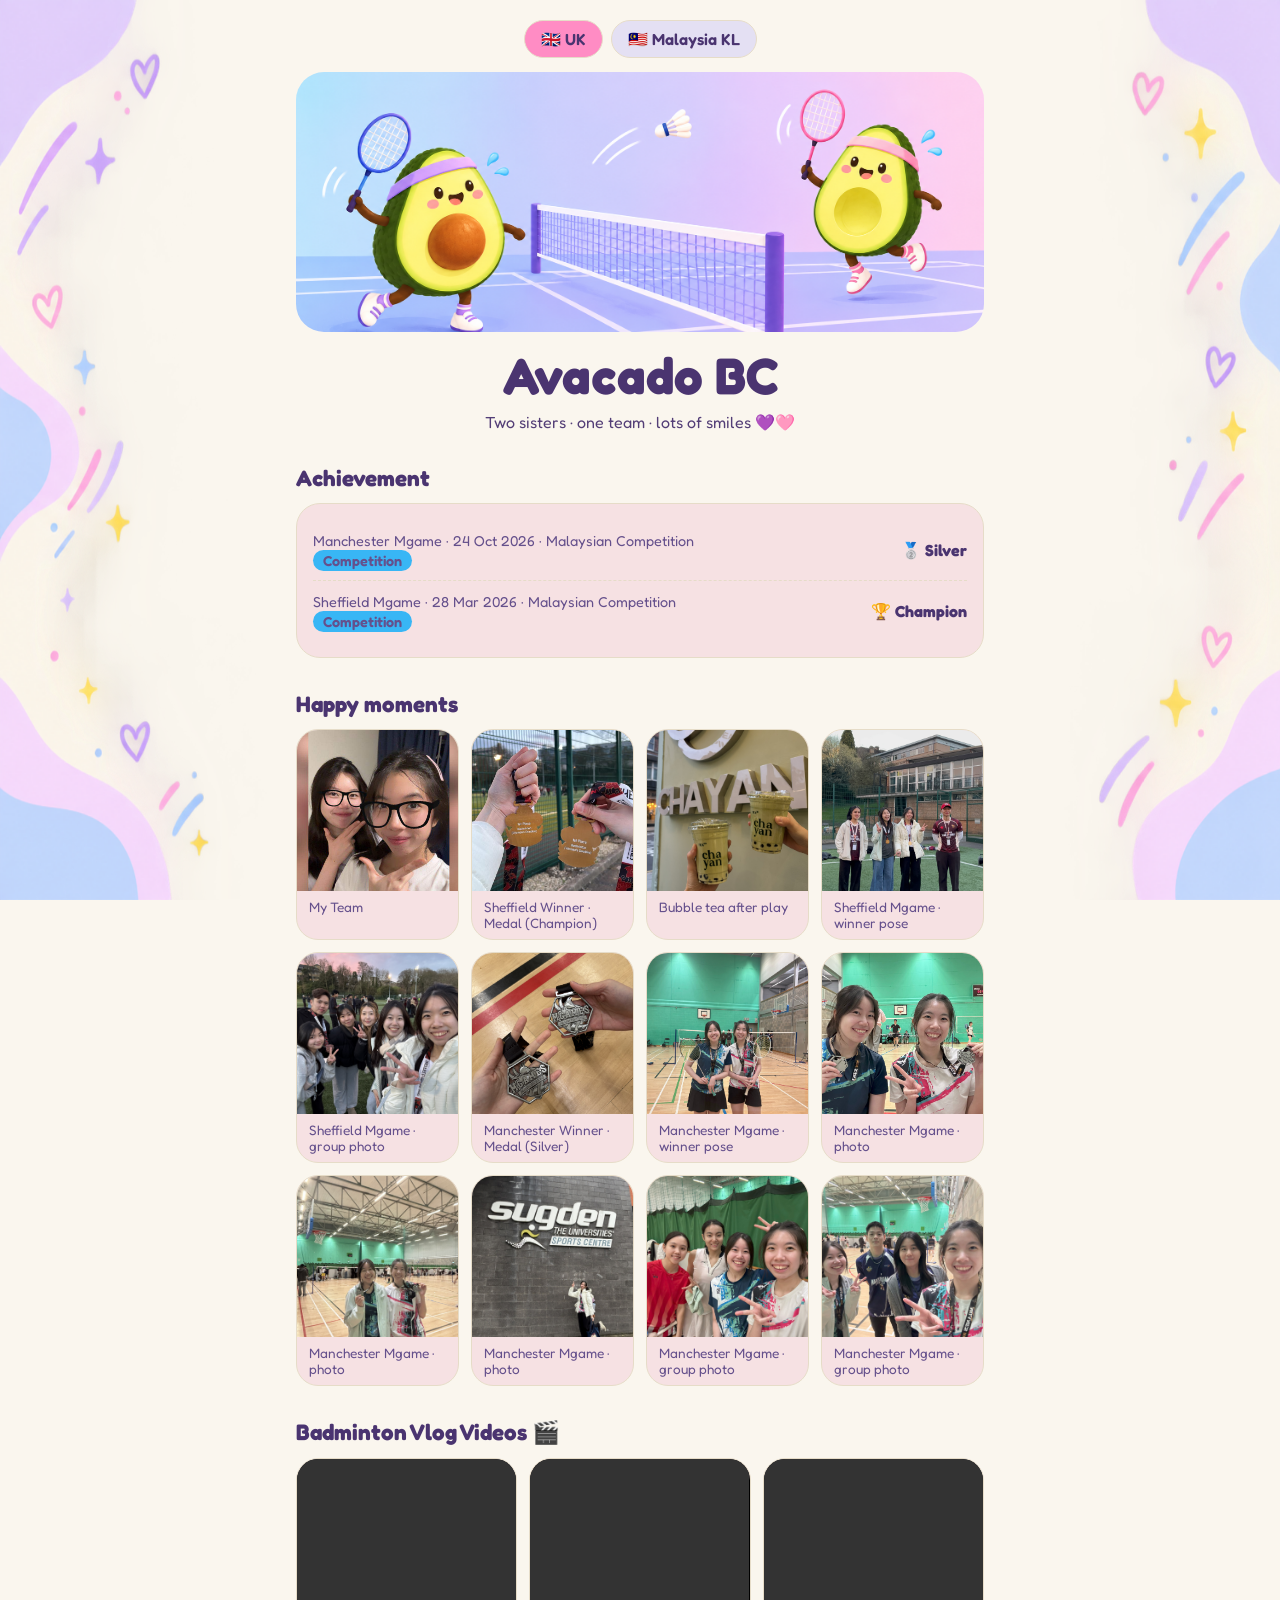
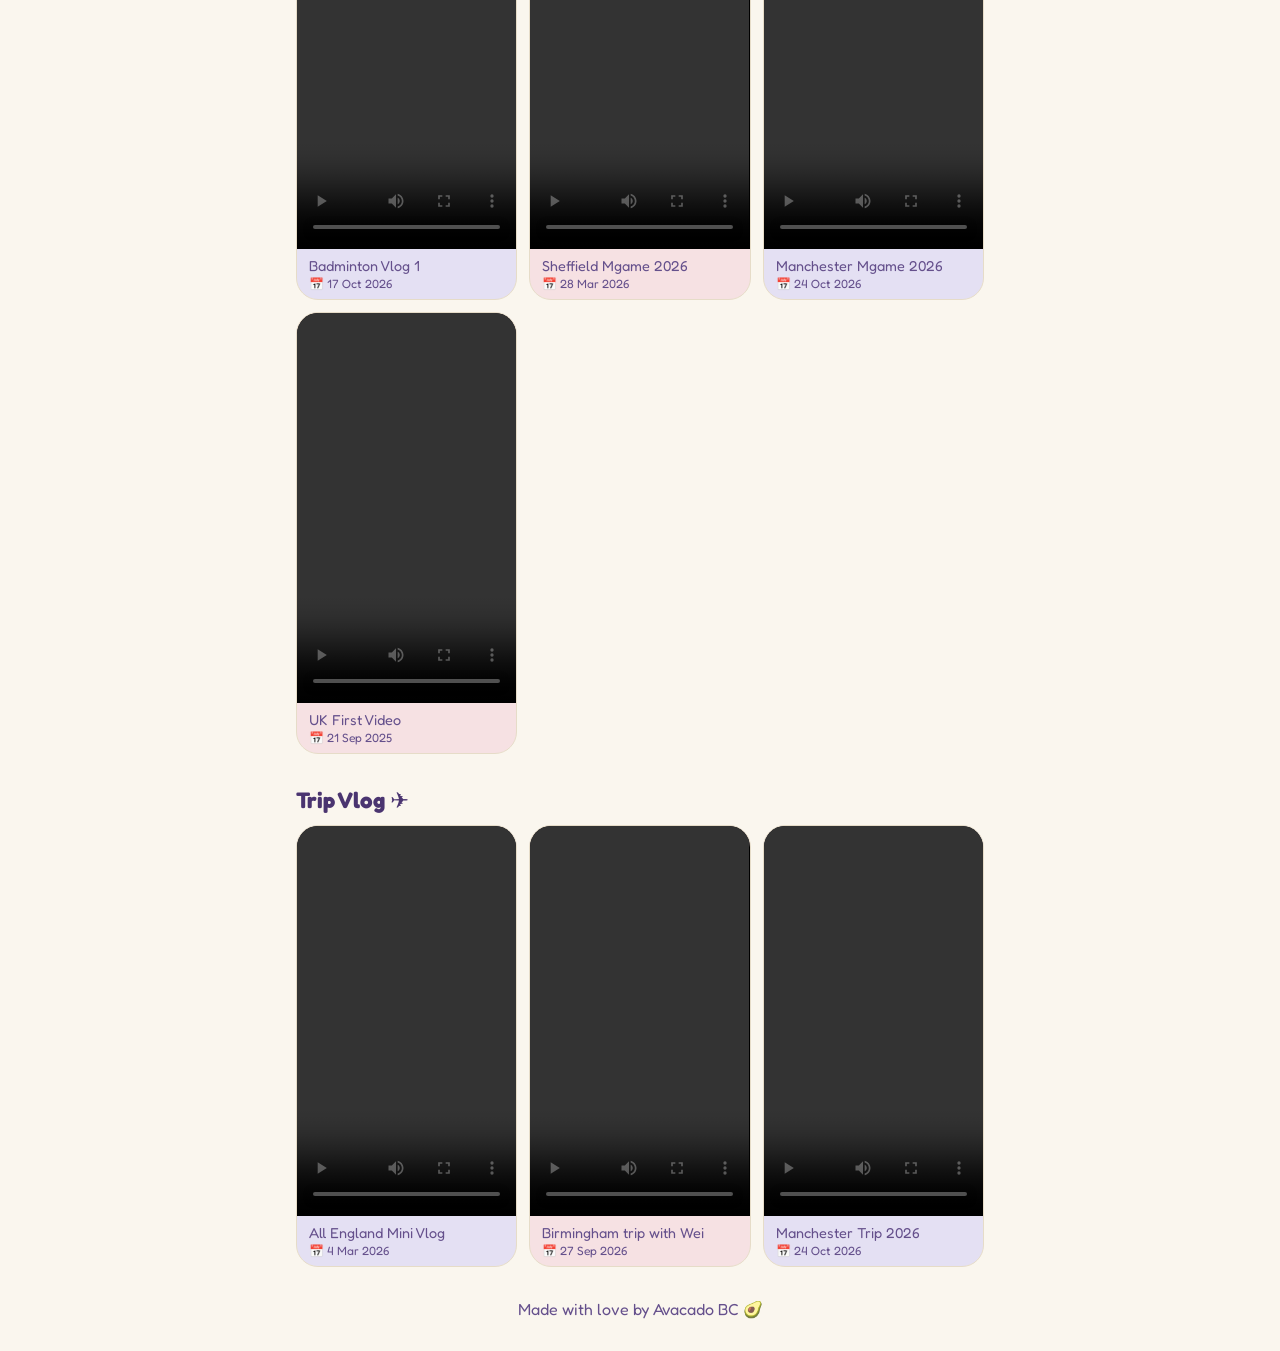
<file: index.html>
<!DOCTYPE html>
<html lang="en">
<head>
<meta charset="utf-8">
<meta name="viewport" content="width=device-width, initial-scale=1">
<title>Avacado BC 🏸</title>
<meta name="description" content="Two sisters · one team · lots of smiles">
<meta property="og:title" content="Avacado BC 🏸">
<meta property="og:description" content="Two sisters · one team · lots of smiles">
<link rel="icon" href="data:image/svg+xml,<svg xmlns=%22http://www.w3.org/2000/svg%22 viewBox=%220 0 100 100%22><text y=%22.9em%22 font-size=%2290%22>🏸</text></svg>">
<link href="https://fonts.googleapis.com/css2?family=Fredoka:wght@400;600;700&display=swap" rel="stylesheet">
<link rel="stylesheet" href="css/style.css">
<link rel="stylesheet" href="css/deco.css">
</head>
<body>
<div class="wrap">

<nav class="switch" aria-label="Choose country">
<a class="on" href="index.html" aria-current="page">🇬🇧 UK</a>
<a href="kl.html">🇲🇾 Malaysia KL</a>
</nav>

<!-- Banner (text comes from data/club.js) -->
<header class="hero">
<img class="hero-img" src="images/Kawaii%20Avocado%20Badminton%20Match.png" alt="Avacado BC avocados playing badminton">
<h1 id="club-name"></h1>
<p id="club-tagline"></p>
</header>

<!-- Team record (hidden for now: remove display:none to show it) -->
<h2 style="display:none">Our team record</h2>
<div class="card" style="display:none"><div class="vs">
<div><b id="stat-games">0</b><small>games</small></div>
<div><b id="stat-wins">0</b><small>wins</small></div>
<div><b id="stat-losses">0</b><small>losses</small></div>
</div></div>

<!-- Match log (from data/matches.js) -->
<h2>Achievement</h2>
<div class="card" id="match-log"><noscript>Please turn on JavaScript to see our games.</noscript></div>

<!-- Photos (from data/moments.js) -->
<h2>Happy moments</h2>
<div class="grid" id="moments"></div>

<!-- Badminton Vlogs -->
<h2>Badminton Vlog Videos 🎬</h2>
<div class="vgrid" id="vlogs"></div>

<!-- Trip Vlogs -->
<h2>Trip Vlog ✈️</h2>
<div class="vgrid" id="trip-vlogs"></div>

<footer id="club-footer"></footer>
</div>

<!-- Your data files: these are the ones you edit -->
<script src="data/club.js"></script>
<script src="data/matches.js"></script>
<script src="data/moments.js"></script>
<script src="data/vlogs.js"></script>

<!-- The code that builds the page: no need to touch -->
<script src="js/lightbox.js"></script>
<script src="js/script.js"></script>
</body>
</html>
</file>
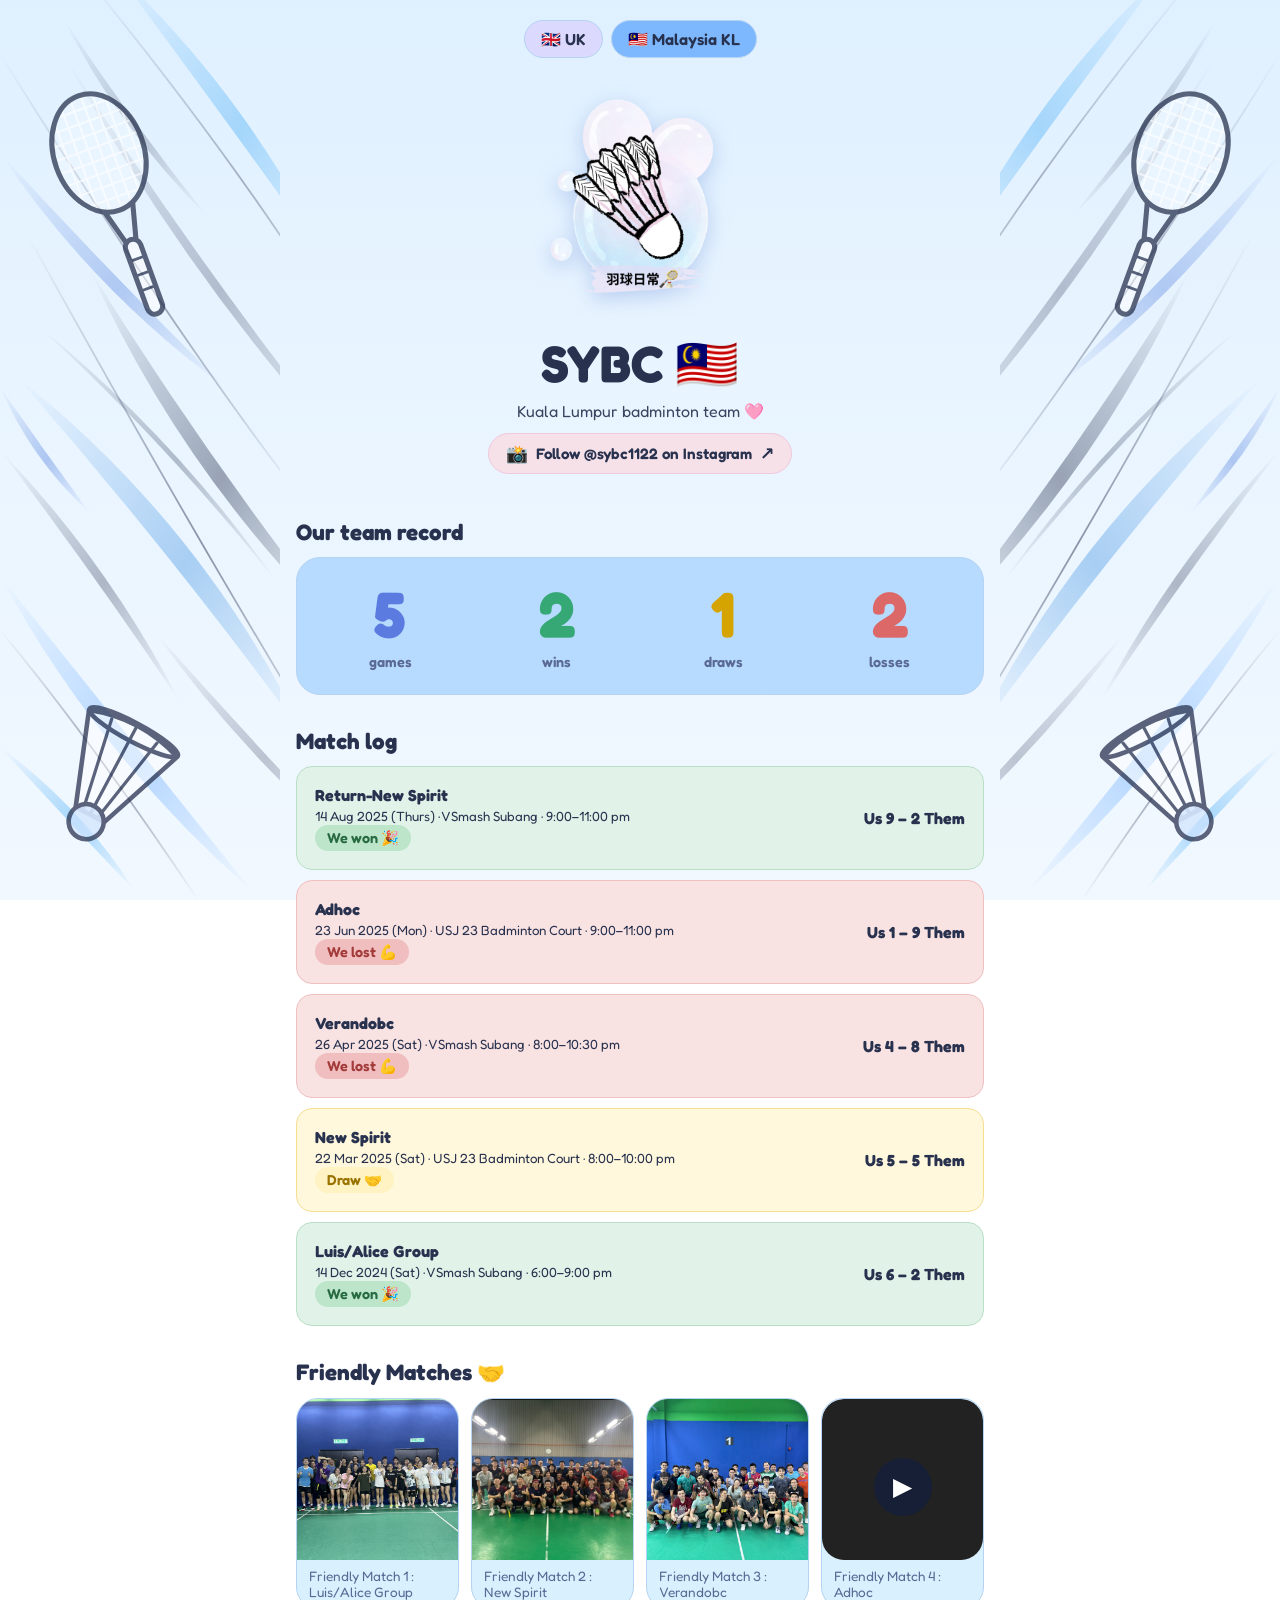
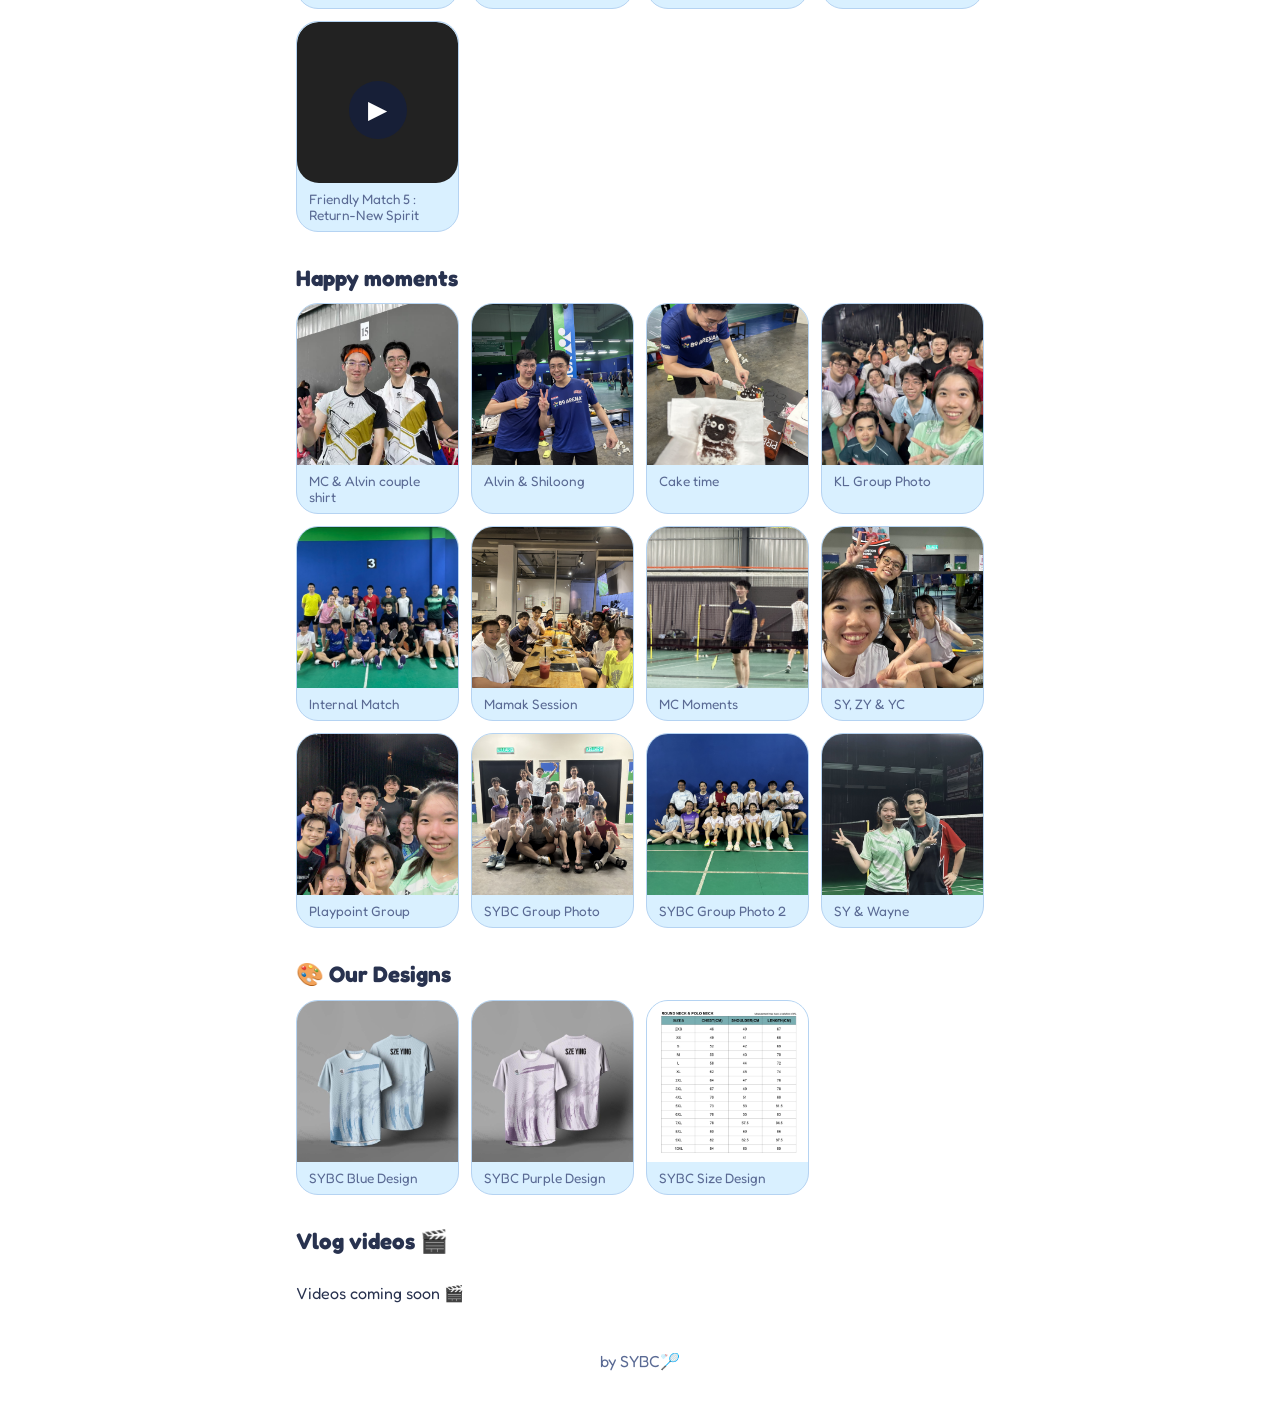
<file: kl.html>
<!DOCTYPE html>
<html lang="en">
<head>
<meta charset="utf-8">
<meta name="viewport" content="width=device-width, initial-scale=1">
<title>Avacado BC 🏸</title>
<meta property="og:title" content="Avacado BC 🏸">
<meta property="og:description" content="Two sisters · one team · lots of smiles">
<link rel="icon" href="data:image/svg+xml,<svg xmlns=%22http://www.w3.org/2000/svg%22 viewBox=%220 0 100 100%22><text y=%22.9em%22 font-size=%2290%22>🏸</text></svg>">
<link href="https://fonts.googleapis.com/css2?family=Fredoka:wght@400;600;700&display=swap" rel="stylesheet">
<link rel="stylesheet" href="css/kl.css">
<link rel="stylesheet" href="css/deco-kl.css">
</head>
<body>
<div class="wrap">
  <nav class="switch">
    <a href="index.html">🇬🇧 UK</a>
    <a class="on" href="kl.html">🇲🇾 Malaysia KL</a>
  </nav>
  
  <!-- Banner (text comes from data/club.js) -->
  <header class="hero">
    <img class="hero-img" src="images/sy_logo.png" alt="SYBC logo">
    <h1 id="club-name"></h1>
    
    <p id="club-tagline"></p>
    
    <a
      class="instagram-link"
      href="https://www.instagram.com/sybc1122/"
      target="_blank"
      rel="noopener noreferrer"
      aria-label="Visit SYBC MY on Instagram"
    >
      <span class="instagram-icon">📸</span>
      <span>Follow @sybc1122 on Instagram</span>
      <span class="instagram-arrow">↗</span>
    </a>

  </header>

  <!-- Team record (calculated from data/matches.js) -->
  <h2>Our team record</h2>
  
  <div class="stats">
    <div class="stat">
      <strong id="stat-games">0</strong>
      <span>games</span>
    </div>
  
    <div class="stat">
      <strong id="stat-wins">0</strong>
      <span>wins</span>
    </div>
  
    <div class="stat">
      <strong id="stat-draws">0</strong>
      <span>draws</span>
    </div>
  
    <div class="stat">
      <strong id="stat-losses">0</strong>
      <span>losses</span>
    </div>
  </div>

  <!-- Match log (from data/matches.js) -->
  <h2>Match log</h2>
  <div id="match-log"></div>
  
  <!-- Friendly Matches -->
  <h2>Friendly Matches 🤝</h2>
  <div class="grid friendly-all" id="friendly-all"></div>
  
  <!-- Photos (from data/moments.js) -->
  <h2>Happy moments</h2>
  <div class="grid" id="moments"></div>
  
  <!-- Designs (from data-kl/moments.js) -->
  <h2>🎨 Our Designs</h2>
  <div class="grid" id="design-gallery"></div>

  <!-- Videos (from data/vlogs.js) -->
  <h2>Vlog videos 🎬</h2>
  <div class="vgrid" id="vlogs"></div>

  <footer id="club-footer"></footer>
</div>

<!-- Your data files: these are the ones you edit -->
<script src="data-kl/club.js"></script>
<script src="data-kl/matches.js"></script>
<script src="data-kl/moments.js"></script>
<script src="data-kl/vlogs.js"></script>
<!-- The code that builds the page: no need to touch -->
<script src="js/lightbox.js"></script>
<script src="js/script.js"></script>
</body>
</html>
</file>
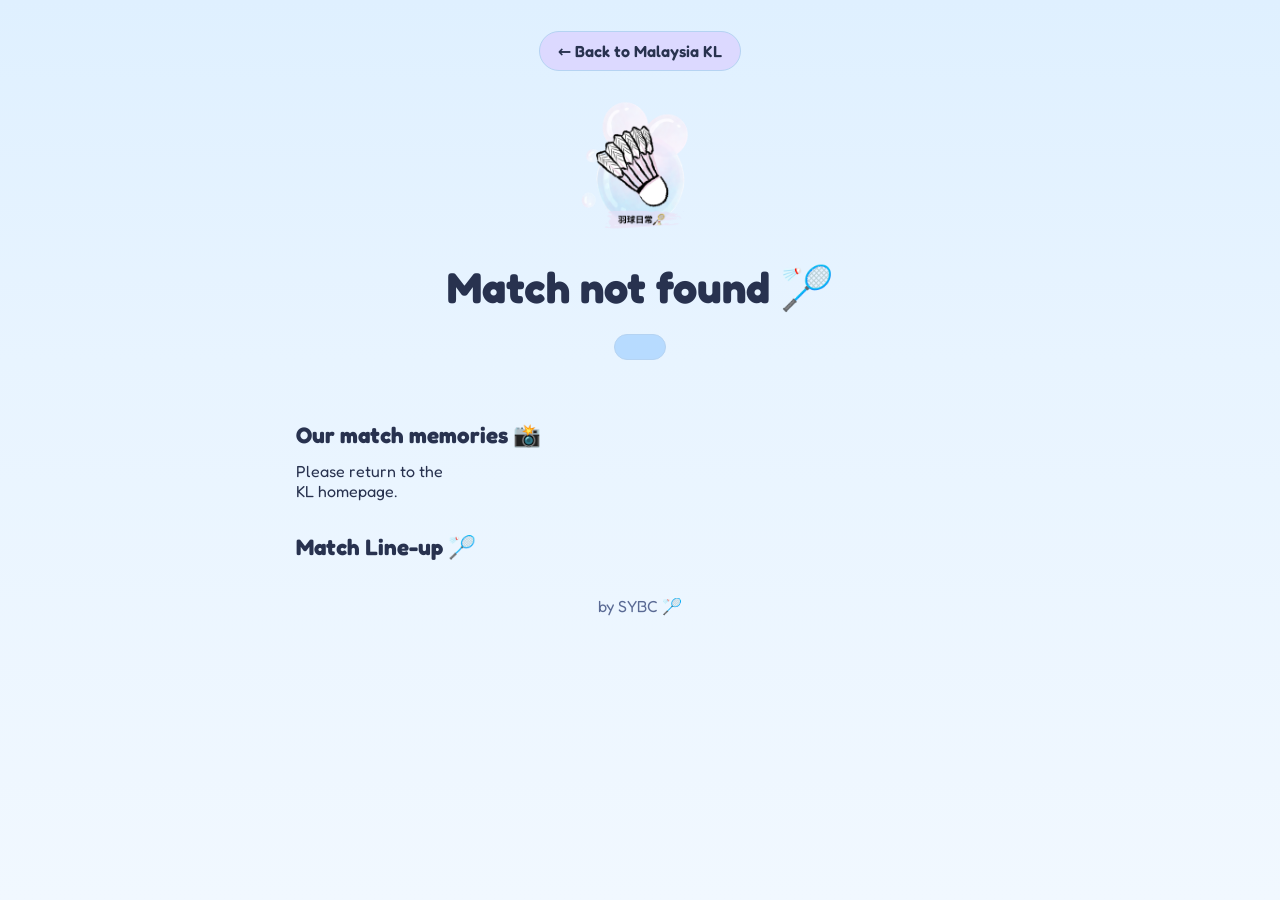
<file: match.html>
<!DOCTYPE html>
<html lang="en">
<head>
  <meta charset="UTF-8">
  <meta name="viewport" content="width=device-width, initial-scale=1">
  <title>Match Gallery | Avacado BC 🏸</title>

  <link href="https://fonts.googleapis.com/css2?family=Fredoka:wght@400;600;700&display=swap" rel="stylesheet">

  <link rel="stylesheet" href="css/kl.css">
  <link rel="stylesheet" href="css/match-gallery.css">
</head>

<body>

  <div class="wrap">

    <header class="match-hero">
      <a href="kl.html#match-log" class="back-link">
        ← Back to Malaysia KL
      </a>

      <img src="images/sy_logo.png" alt="SYBC logo">

      <h1 id="match-title">Match Gallery 🏸</h1>
      <p id="match-opponent"></p>

      <div class="match-score" id="match-score"></div>
    </header>

    <h2 id="photos-heading">Our match memories 📸</h2>
    <div id="match-photos" class="grid"></div>
    
    <h2>Match Line-up 🏸</h2>
    <div id="match-lineups" class="match-lineups"></div>

    <footer>by SYBC 🏸</footer>

  </div>
  <script src="data-kl/matches.js"></script>
  <script src="data/lineups.js"></script>
  <script src="js/lightbox.js"></script>
  <script src="js/match-gallery.js"></script>

</body>
</html>
</file>
<file: css/style.css>
/* Colours: change them here if you ever want a new look */
:root{
  --bg:#faf6ee;      /* cream page */
  --card:#dcecf5;    /* light blue box */
  --pink:#f6e1e3;    /* light pink box */
  --lav:#e4e0f3;     /* lavender */
  --peach:#f6e6d2;   /* peach */
  --ink:#4a3470;     /* main text */
  --soft:#65508c;    /* softer text (dark enough to read on every box) */
  --p1:#a78bfa;      /* purple number */
  --p2:#ff8cc4;      /* pink */
  --p3:#38b6f5;      /* sky blue */
  --line:#e6dcc8;    /* beige borders */
}
*{box-sizing:border-box}
body{margin:0;min-height:100vh;background:var(--bg);color:var(--ink);font-family:'Fredoka',system-ui,-apple-system,'Segoe UI',sans-serif}
.wrap{max-width:720px;margin:0 auto;padding:16px}
:focus-visible{outline:3px solid var(--p1);outline-offset:3px}

.hero{text-align:center;color:var(--ink)}
.hero h1{margin:6px 0;font-size:clamp(2rem,9vw,3.2rem)}
.hero p{margin:0;opacity:.95}
.sh{font-size:3rem}
.hero-img{display:block;width:100%;height:clamp(160px,32vw,260px);object-fit:cover;object-position:center 65%;border-radius:28px;margin-bottom:12px}
h2{margin:32px 0 12px;font-size:1.4rem}
.card{background:var(--card);border:1px solid var(--line);border-radius:24px;padding:16px}
#match-log{background:var(--pink)}
.empty{grid-column:1/-1;margin:0;color:var(--soft);text-align:center;padding:12px}

.vs{display:grid;grid-template-columns:repeat(3,1fr);align-items:center;text-align:center;gap:8px}
.vs b{display:block;font-size:2.6rem;color:var(--p3)}
.vs div:first-child b{color:var(--p1)}
.vs div:last-child b{color:var(--p2)}
.vs small{color:var(--soft)}

.m{display:flex;justify-content:space-between;align-items:center;gap:8px;padding:10px 0;border-bottom:1px dashed var(--line)}
.m:last-child{border:0}
.m span{color:var(--soft);font-size:.9rem}
.sc{font-weight:700;text-align:right}
.tag{font-size:.75rem;color:#3b2a5c;font-weight:600;border-radius:99px;padding:2px 10px;background:var(--p3)}
.tag.s{background:var(--p2)}
.tag.win{background:#b9e8c7}
.tag.lose{background:#f9c9d6}
.tag.draw{background:#ffe8a8}

.grid{display:grid;grid-template-columns:repeat(auto-fill,minmax(150px,1fr));gap:12px}
.ph{background:var(--pink);border:2px dashed var(--line);border-radius:22px;aspect-ratio:1;display:flex;flex-direction:column;align-items:center;justify-content:center;text-align:center;padding:8px;font-size:.85rem;color:var(--soft)}
.ph i{font-style:normal;font-size:2rem}
.ph:nth-child(4n+2){background:var(--card)}
.ph:nth-child(4n+3){background:var(--lav)}
.ph:nth-child(4n+4){background:var(--peach)}
.pic{margin:0;background:var(--pink);border:1px solid var(--line);border-radius:22px;overflow:hidden}
.pic img{display:block;width:100%;aspect-ratio:1;object-fit:cover}
.pic figcaption{padding:8px 12px;font-size:.85rem;color:var(--soft)}
/* Photos are buttons, so they work with the keyboard too */
.pic-btn{display:block;width:100%;padding:0;border:0;background:none;cursor:zoom-in;font:inherit;color:inherit}

.vgrid{display:grid;grid-template-columns:repeat(2,1fr);gap:12px}
@media (min-width:600px){.vgrid{grid-template-columns:repeat(3,1fr)}}
.vd{background:var(--lav);border:2px dashed var(--line);border-radius:22px;aspect-ratio:9/16;display:flex;flex-direction:column;align-items:center;justify-content:center;text-align:center;color:var(--soft);font-size:.9rem;gap:6px;padding:8px}
.vd:nth-child(2n){background:var(--pink)}
.vd i{font-style:normal;width:52px;height:52px;border-radius:50%;background:var(--p2);color:var(--ink);display:flex;align-items:center;justify-content:center;font-size:1.4rem}
.vc{margin:0;background:var(--lav);border:1px solid var(--line);border-radius:22px;overflow:hidden}
.vc:nth-child(2n){background:var(--pink)}
.vc video{display:block;width:100%;aspect-ratio:9/16;object-fit:contain;border:0;background:#000}
.vc iframe{display:block;width:100%;aspect-ratio:16/9;border:0;background:#000}
.vc figcaption{padding:8px 12px;font-size:.9rem;color:var(--soft)}

footer{text-align:center;color:var(--soft);margin:32px 0 16px}

.switch{display:flex;gap:8px;justify-content:center;margin:4px 0 14px}
.switch a{padding:8px 16px;border-radius:99px;background:var(--lav);color:var(--ink);text-decoration:none;font-weight:600;border:1px solid var(--line)}
.switch a.on{background:var(--p2)}

/* Shared photo viewer (js/lightbox.js) */
.lb{position:fixed;inset:0;z-index:99999;background:rgba(20,15,35,.94);display:flex;justify-content:center;align-items:center;padding:30px}
.lb[hidden]{display:none}
.lb-fig{margin:0;text-align:center;color:#fff;max-width:100%}
.lb-fig img{display:block;max-width:95vw;max-height:80vh;width:auto;height:auto;object-fit:contain;border-radius:12px;box-shadow:0 10px 40px rgba(0,0,0,.3);margin:0 auto}
.lb-fig figcaption{display:flex;flex-direction:column;gap:2px;margin-top:10px}
.lb-fig figcaption span{opacity:.85;font-size:.9rem}
.lb button{background:transparent;border:0;color:#fff;cursor:pointer;font:inherit}
.lb-close{position:absolute;top:14px;right:24px;font-size:42px;line-height:1}
.lb-nav{position:absolute;top:50%;transform:translateY(-50%);font-size:34px;padding:12px}
.lb-prev{left:12px}
.lb-next{right:12px}
.lb button:focus-visible{outline-color:#fff}
@media (max-width:600px){.lb{padding:12px}.lb-fig img{max-width:96vw;max-height:75vh}.lb-close{right:14px}}
</file>
<file: css/deco.css>
/* Decorative background: desktop only */
body::before {
  content: "";
  position: fixed;
  inset: 0;
  z-index: -1;
  background: url("../images/frame.png") right center / 100% 100% no-repeat;
  pointer-events: none;
}

/* Hide decoration on phones and small screens */
@media (max-width: 700px) {
  body::before {
    display: none;
    background: none;
  }
}
</file>
<file: css/kl.css>
@import url('https://fonts.googleapis.com/css2?family=Fredoka:wght@400;600;700&display=swap');

/* ===== BLUE THEME FOR KL PAGE ===== */
:root {
  --bg: #e8f4ff;
  --box1: #b7dbff;
  --box2: #d9f0ff;
  --box3: #dcd9ff;
  --box4: #fff2e7;
  --ink: #28324f;
  --soft: #5a6a94;
  --blue: #5b7be0;
  --sky: #3fa9f5;
  --violet: #8f7cf5;
  --line: #b5d3f2;
}

* {
  box-sizing: border-box;
}

body {
  margin: 0;
  min-height: 100vh;
  background: linear-gradient(180deg, #dff0ff, var(--bg) 40%, #f1f8ff);
  background-attachment: fixed;
  color: var(--ink);
  font-family: 'Fredoka', system-ui, -apple-system, 'Segoe UI', sans-serif;
}

.wrap {
  max-width: 720px;
  margin: 0 auto;
  padding: 16px;
}

/* ===== TOP SWITCH BUTTONS ===== */
.switch {
  display: flex;
  gap: 8px;
  justify-content: center;
  margin: 4px 0 14px;
}

.switch a {
  padding: 8px 16px;
  border-radius: 99px;
  background: var(--box3);
  color: var(--ink);
  text-decoration: none;
  font-weight: 600;
  border: 1px solid var(--line);
}

.switch a.on {
  background: #7db8ff;
}

/* ===== BANNER ===== */
.hero {
  display: flex;
  flex-direction: column;
  align-items: center;
  text-align: center;
  color: var(--ink);
  padding: 10px 20px 8px;
}

.hero-img {
  display: block;
  margin: 0 auto 14px;
  height: clamp(150px, 34vw, 230px);
  width: auto;
  max-width: 100%;
  object-fit: contain;
  filter: drop-shadow(0 6px 10px rgba(70, 110, 200, .28));
}

.hero h1 {
  margin: 6px 0;
  font-size: clamp(2rem, 9vw, 3.2rem);
}

.hero p {
  margin: 0;
  opacity: .9;
}

.sh {
  display: none;
}

h2 {
  margin: 32px 0 12px;
  font-size: 1.4rem;
}

/* ===== GENERAL BOXES ===== */
.card {
  background: var(--box1);
  border: 1px solid var(--line);
  border-radius: 24px;
  padding: 16px;
}

/* ===== TEAM RECORD: FOUR STATISTICS ===== */
.stats {
  display: grid;
  grid-template-columns: repeat(4, 1fr);
  gap: 12px;
  align-items: center;
  text-align: center;
  background: var(--box1);
  border: 1px solid var(--line);
  border-radius: 24px;
  padding: 24px 16px;
}

.stats .stat {
  display: flex;
  flex-direction: column;
  align-items: center;
  justify-content: center;
  gap: 2px;
}

.stats .stat strong {
  display: block;
  font-size: clamp(2.8rem, 7vw, 4rem);
  line-height: 1;
  font-weight: 700;
  color: var(--blue);
}

.stats .stat span {
  display: block;
  margin-top: 5px;
  font-size: 0.9rem;
  font-weight: 600;
  color: var(--soft);
}

#stat-games {
  color: var(--blue);
}

#stat-wins {
  color: #36a875;
}

#stat-draws {
  color: #d6a400;
}

#stat-losses {
  color: #dc6868;
}

/* Mobile layout */
@media (max-width: 600px) {
  .stats {
    grid-template-columns: repeat(2, 1fr);
    gap: 22px 12px;
    padding: 22px 12px;
  }

  .stats .stat strong {
    font-size: 3rem;
  }

  .stats .stat span {
    font-size: 0.85rem;
  }
}

/* ===== MATCH LOG ===== */

/* Remove the outer purple box */
#match-log {
  background: transparent !important;
  border: none !important;
  box-shadow: none !important;
  padding: 0 !important;
}

/* Individual match rows */
#match-log .m {
  display: flex;
  justify-content: space-between;
  align-items: center;
  gap: 12px;
  margin-bottom: 10px;
  border-radius: 16px;
  padding: 18px;
  border: 1px solid transparent;
}

#match-log .m:last-child {
  margin-bottom: 0;
}

/* Match text */
.m span {
  color: var(--soft);
  font-size: .9rem;
}

.sc {
  font-weight: 700;
  text-align: right;
  white-space: nowrap;
}

/* Win row */
#match-log .m.win {
  background: #e1f3e8;
  border-color: #b9dfc6;
}

/* Draw row - light yellow */
#match-log .m.draw {
  background: #fff8dc;
  border-color: #f5df91;
}

/* Lose row */
#match-log .m.lose {
  background: #f9e2e2;
  border-color: #efc1c1;
}

/* Result badges */
.tag {
  display: inline-block;
  font-size: .75rem;
  color: #14305a;
  font-weight: 600;
  border-radius: 99px;
  padding: 4px 12px;
  background: var(--sky);
}

.tag.win {
  background: #bce5ca;
  color: #286b42;
}

.tag.draw {
  background: #fff3c4;
  color: #9a7200;
}

.tag.lose {
  background: #f0bebe;
  color: #a33b3b;
}

/* ===== PHOTOS ===== */
.grid {
  display: grid;
  grid-template-columns: repeat(auto-fill, minmax(150px, 1fr));
  gap: 12px;
}

.ph {
  background: var(--box2);
  border: 2px dashed var(--line);
  border-radius: 22px;
  aspect-ratio: 1;
  display: flex;
  flex-direction: column;
  align-items: center;
  justify-content: center;
  text-align: center;
  padding: 8px;
  font-size: .85rem;
  color: var(--soft);
}

.ph i {
  font-style: normal;
  font-size: 2rem;
}

.ph:nth-child(4n+2) {
  background: var(--box1);
}

.ph:nth-child(4n+3) {
  background: var(--box3);
}

.ph:nth-child(4n+4) {
  background: var(--box4);
}

.pic {
  margin: 0;
  background: var(--box2);
  border: 1px solid var(--line);
  border-radius: 22px;
  overflow: hidden;
}

.pic img {
  display: block;
  width: 100%;
  aspect-ratio: 1;
  object-fit: cover;
}

.pic figcaption {
  padding: 8px 12px;
  font-size: .85rem;
  color: var(--soft);
}

/* ===== VIDEOS ===== */
.vgrid {
  display: grid;
  grid-template-columns: repeat(2, 1fr);
  gap: 12px;
}

@media (min-width: 600px) {
  .vgrid {
    grid-template-columns: repeat(3, 1fr);
  }
}

.vd {
  background: var(--box3);
  border: 2px dashed var(--line);
  border-radius: 22px;
  aspect-ratio: 9 / 16;
  display: flex;
  flex-direction: column;
  align-items: center;
  justify-content: center;
  text-align: center;
  color: var(--soft);
  font-size: .9rem;
  gap: 6px;
  padding: 8px;
}

.vd:nth-child(2n) {
  background: var(--box1);
}

.vd i {
  font-style: normal;
  width: 52px;
  height: 52px;
  border-radius: 50%;
  background: #7db8ff;
  color: var(--ink);
  display: flex;
  align-items: center;
  justify-content: center;
  font-size: 1.4rem;
}

.vc {
  margin: 0;
  background: var(--box3);
  border: 1px solid var(--line);
  border-radius: 22px;
  overflow: hidden;
}

.vc:nth-child(2n) {
  background: var(--box1);
}

.vc video {
  display: block;
  width: 100%;
  aspect-ratio: 9 / 16;
  object-fit: contain;
  border: 0;
  background: #000;
}

.vc iframe {
  display: block;
  width: 100%;
  aspect-ratio: 16 / 9;
  border: 0;
  background: #000;
}

.vc figcaption {
  padding: 8px 12px;
  font-size: .9rem;
  color: var(--soft);
}

/* ===== INSTAGRAM PROFILE LINK ===== */
.instagram-link {
  display: inline-flex;
  align-items: center;
  justify-content: center;
  gap: 8px;
  margin: 12px auto 4px;
  padding: 9px 17px;
  border-radius: 999px;
  background: #f6e1e9;
  border: 1px solid #efc9dc;
  color: #28324f;
  font-size: .95rem;
  font-weight: 600;
  text-decoration: none;
  transition: transform .2s ease, box-shadow .2s ease;
}

.instagram-link:hover {
  transform: translateY(-2px);
  box-shadow: 0 4px 12px rgba(40, 50, 79, .12);
}

.instagram-icon,
.instagram-arrow {
  font-size: 1.1rem;
}

/* ===== FOOTER ===== */
footer {
  text-align: center;
  color: var(--soft);
  margin: 32px 0 16px;
}

/* ===== CLICK TO ENLARGE PHOTOS ===== */
.clickable-photo {
  cursor: zoom-in;
  transition: transform .25s ease;
}

.clickable-photo:hover {
  transform: scale(1.03);
}

.photo-lightbox {
  display: none;
  position: fixed;
  inset: 0;
  z-index: 99999;
  background: rgba(15, 10, 25, .94);
  justify-content: center;
  align-items: center;
  padding: 30px;
}

.photo-lightbox.active {
  display: flex;
}

.photo-lightbox img {
  max-width: 95vw;
  max-height: 90vh;
  width: auto;
  height: auto;
  object-fit: contain;
  border-radius: 12px;
  cursor: zoom-out;
  box-shadow: 0 10px 40px rgba(0, 0, 0, .4);
}

.photo-close {
  position: absolute;
  top: 15px;
  right: 30px;
  background: transparent;
  border: none;
  color: white;
  font-size: 45px;
  cursor: pointer;
  z-index: 100000;
}

/* ===== FRIENDLY MATCH PHOTOS AND VIDEOS ===== */
#friendly-moments,
#friendly-vlogs {
  display: grid;
  grid-template-columns: repeat(3, minmax(0, 1fr));
  gap: 16px;
}

.friendly-video-card {
  position: relative;
  overflow: hidden;
  width: 100%;
  min-width: 0;
  margin: 0;
}

.friendly-video-card video {
  display: block;
  width: 100%;
  aspect-ratio: 1 / 1;
  object-fit: cover;
  border-radius: inherit;
  background: #222;
}

.friendly-play {
  position: absolute;
  top: 42%;
  left: 50%;
  transform: translate(-50%, -50%);
  width: 58px;
  height: 58px;
  border: 0;
  border-radius: 50%;
  background: rgba(20, 30, 60, .8);
  color: white;
  font-size: 25px;
  cursor: pointer;
}

/* ===== LARGE FRIENDLY VIDEO POPUP ===== */
.friendly-video-modal {
  display: none;
  position: fixed;
  inset: 0;
  z-index: 999999;
  background: rgba(0, 0, 0, .92);
  align-items: center;
  justify-content: center;
  padding: 25px;
}

.friendly-video-modal.active {
  display: flex;
}

.friendly-video-modal video {
  max-width: 90vw;
  max-height: 85vh;
  width: auto;
  height: auto;
  object-fit: contain;
}

.friendly-video-close {
  position: absolute;
  top: 15px;
  right: 25px;
  background: none;
  border: none;
  color: white;
  font-size: 45px;
  cursor: pointer;
}

/* ===== RESPONSIVE DESIGN ===== */
@media (max-width: 600px) {
  .stats {
    grid-template-columns: repeat(2, 1fr);
  }

  #match-log .m {
    padding: 12px;
    gap: 8px;
  }

  .sc {
    font-size: .9rem;
  }

  #friendly-moments,
  #friendly-vlogs {
    grid-template-columns: repeat(2, minmax(0, 1fr));
    gap: 10px;
  }

  .photo-lightbox {
    padding: 12px;
  }

  .photo-lightbox img {
    max-width: 96vw;
    max-height: 85vh;
  }

  .photo-close {
    top: 8px;
    right: 18px;
  }
}

#match-log .match-link {
  display: flex;
  color: inherit;
  text-decoration: none;
}

#match-log .match-link:hover {
  transform: translateY(-3px);
  cursor: pointer;
}

/* Clickable Match Log */
#match-log .match-link {
  display: flex;
  width: 100%;
  box-sizing: border-box;
  color: inherit;
  text-decoration: none;
  cursor: pointer;
  transition: transform 0.2s ease, box-shadow 0.2s ease;
}

#match-log .match-link:hover {
  transform: translateY(-3px);
  box-shadow: 0 5px 15px rgba(40, 50, 79, 0.12);
}

/* ===== COMPACT MATCH LINE-UP ===== */
.match-lineups {
  margin-top: 30px;
  margin-bottom: 35px;
}

.lineup-category {
  margin-bottom: 22px;
}

.lineup-category h3 {
  font-size: 1.05rem;
  color: var(--blue);
  margin-bottom: 10px;
}

.lineup-list {
  display: flex;
  flex-direction: column;
  gap: 8px;
}

.lineup-row {
  display: flex;
  align-items: center;
  justify-content: space-between;
  gap: 10px;
  padding: 11px 13px;
  background: var(--box1);
  border: 1px solid var(--line);
  border-radius: 12px;
  font-size: 0.88rem;
}

.lineup-result {
  flex-shrink: 0;
  font-size: 0.7rem;
  font-weight: 700;
  padding: 4px 10px;
  border-radius: 20px;
}

.lineup-result.win {
  color: #21865b;
  background: #dff5e9;
}

.lineup-result.lose {
  color: #c94d58;
  background: #fde5e7;
}
</file>
<file: css/deco-kl.css>
/* ===== Side panels: soft sweeping lines, racket and shuttlecock (computer screens only) ===== */
@media (min-width:1000px){
  body::before,body::after{content:"";position:fixed;top:0;bottom:0;width:calc((100vw - 720px) / 2);max-width:520px;pointer-events:none;background-repeat:no-repeat;background-size:cover;z-index:0}
  body::before{left:0;background-position:left center;background-image:url("data:image/svg+xml,%3Csvg xmlns='http://www.w3.org/2000/svg' viewBox='0 0 400 1000' preserveAspectRatio='xMidYMid slice'%3E%3Cg transform='translate(400 0) scale(-1 1)'%3E%3Cdefs%3E%3CclipPath id='h'%3E%3Cellipse cx='0' cy='0' rx='40' ry='54'/%3E%3C/clipPath%3E%3ClinearGradient id='g_navy' x1='0' y1='1' x2='1' y2='0'%3E%3Cstop offset='0' stop-color='%2328324f' stop-opacity='0'/%3E%3Cstop offset='.45' stop-color='%2328324f' stop-opacity='1'/%3E%3Cstop offset='1' stop-color='%2328324f' stop-opacity='0'/%3E%3C/linearGradient%3E%3ClinearGradient id='g_mid' x1='0' y1='1' x2='1' y2='0'%3E%3Cstop offset='0' stop-color='%233b8fe0' stop-opacity='0'/%3E%3Cstop offset='.45' stop-color='%233b8fe0' stop-opacity='1'/%3E%3Cstop offset='1' stop-color='%233b8fe0' stop-opacity='0'/%3E%3C/linearGradient%3E%3ClinearGradient id='g_sky' x1='0' y1='1' x2='1' y2='0'%3E%3Cstop offset='0' stop-color='%233fa9f5' stop-opacity='0'/%3E%3Cstop offset='.45' stop-color='%233fa9f5' stop-opacity='1'/%3E%3Cstop offset='1' stop-color='%233fa9f5' stop-opacity='0'/%3E%3C/linearGradient%3E%3ClinearGradient id='g_light' x1='0' y1='1' x2='1' y2='0'%3E%3Cstop offset='0' stop-color='%237db8ff' stop-opacity='0'/%3E%3Cstop offset='.45' stop-color='%237db8ff' stop-opacity='1'/%3E%3Cstop offset='1' stop-color='%237db8ff' stop-opacity='0'/%3E%3C/linearGradient%3E%3ClinearGradient id='g_deep' x1='0' y1='1' x2='1' y2='0'%3E%3Cstop offset='0' stop-color='%233b6fd8' stop-opacity='0'/%3E%3Cstop offset='.45' stop-color='%233b6fd8' stop-opacity='1'/%3E%3Cstop offset='1' stop-color='%233b6fd8' stop-opacity='0'/%3E%3C/linearGradient%3E%3C/defs%3E%3Cpath d='M20 700Q198 526 300 300Q171 508 20 700Z' fill='url(%23g_navy)' opacity='0.42'/%3E%3Cpath d='M60 820Q211 613 380 420Q174 583 60 820Z' fill='url(%23g_mid)' opacity='0.38'/%3E%3Cpath d='M0 520Q193 310 330 60Q177 299 0 520Z' fill='url(%23g_navy)' opacity='0.28'/%3E%3Cpath d='M120 990Q291 840 400 640Q260 815 120 990Z' fill='url(%23g_light)' opacity='0.55'/%3E%3Cpath d='M200 780Q296 637 400 500Q280 625 200 780Z' fill='url(%23g_navy)' opacity='0.32'/%3E%3Cpath d='M30 300Q148 134 270 -30Q119 113 30 300Z' fill='url(%23g_sky)' opacity='0.38'/%3E%3Cpath d='M150 430Q298 322 400 170Q278 303 150 430Z' fill='url(%23g_deep)' opacity='0.32'/%3E%3Cpath d='M0 950Q130 839 230 700Q117 827 0 950Z' fill='url(%23g_navy)' opacity='0.26'/%3E%3Cpath d='M250 990Q326 911 400 830Q310 896 250 990Z' fill='url(%23g_sky)' opacity='0.42'/%3E%3Cpath d='M90 650Q213 494 360 360Q205 486 90 650Z' fill='url(%23g_navy)' opacity='0.3'/%3E%3Cpath d='M300 570Q365 511 400 430Q351 501 300 570Z' fill='url(%23g_deep)' opacity='0.35'/%3E%3Cpath d='M170 240Q268 143 330 20Q255 134 170 240Z' fill='url(%23g_navy)' opacity='0.25'/%3E%3Cpath d='M10 880Q160 640 370 260' fill='none' stroke='url(%23g_navy)' stroke-width='2' stroke-linecap='round' opacity='0.5'/%3E%3Cpath d='M60 560Q200 380 400 60' fill='none' stroke='url(%23g_navy)' stroke-width='2' stroke-linecap='round' opacity='0.4'/%3E%3Cpath d='M180 1000Q300 820 400 700' fill='none' stroke='url(%23g_navy)' stroke-width='2' stroke-linecap='round' opacity='0.45'/%3E%3Cpath d='M0 400Q120 200 300 -20' fill='none' stroke='url(%23g_navy)' stroke-width='2' stroke-linecap='round' opacity='0.35'/%3E%3Cg transform='translate(290 170) rotate(20) scale(1.25)' fill='none' stroke='%2328324f' stroke-width='4.5' stroke-linecap='round' stroke-linejoin='round' opacity='.75'%3E%3Cellipse cx='0' cy='0' rx='40' ry='54' fill='%23ffffff' fill-opacity='.3' stroke='none'/%3E%3Cg clip-path='url(%23h)' stroke='%23ffffff' stroke-width='1.8' opacity='.9'%3E%3Cpath d='M-32 -54V54M-22 -54V54M-12 -54V54M-2 -54V54M8 -54V54M18 -54V54M28 -54V54M38 -54V54'/%3E%3Cpath d='M-40 -42H40M-40 -30H40M-40 -18H40M-40 -6H40M-40 6H40M-40 18H40M-40 30H40M-40 42H40'/%3E%3C/g%3E%3Cellipse cx='0' cy='0' rx='40' ry='54'/%3E%3Cpath d='M-13 52L-5 82M13 52L5 82'/%3E%3Crect x='-7' y='82' width='14' height='70' rx='7' fill='%23ffffff' fill-opacity='.7'/%3E%3Cpath d='M-7 100H7M-7 114H7M-7 128H7' stroke-width='2.5'/%3E%3C/g%3E%3Cg transform='translate(300 905) rotate(-28) scale(1.5)' fill='%23ffffff' fill-opacity='.7' stroke='%2328324f' stroke-width='3.4' stroke-linejoin='round' stroke-linecap='round' opacity='.75'%3E%3Cpath d='M-12 0L-37 -68Q0 -81 37 -68L12 0Z'/%3E%3Cpath d='M-6 0L-19 -70M0 0V-75M6 0L19 -70' fill='none' stroke-width='2.4'/%3E%3Cellipse cx='0' cy='-69' rx='37' ry='7' fill='none'/%3E%3Ccircle cx='0' cy='6' r='13' fill='%23cfe3ff' fill-opacity='.9'/%3E%3C/g%3E%3C/g%3E%3C/svg%3E")}
  body::after{right:0;background-position:right center;background-image:url("data:image/svg+xml,%3Csvg xmlns='http://www.w3.org/2000/svg' viewBox='0 0 400 1000' preserveAspectRatio='xMidYMid slice'%3E%3Cdefs%3E%3CclipPath id='h'%3E%3Cellipse cx='0' cy='0' rx='40' ry='54'/%3E%3C/clipPath%3E%3ClinearGradient id='g_navy' x1='0' y1='1' x2='1' y2='0'%3E%3Cstop offset='0' stop-color='%2328324f' stop-opacity='0'/%3E%3Cstop offset='.45' stop-color='%2328324f' stop-opacity='1'/%3E%3Cstop offset='1' stop-color='%2328324f' stop-opacity='0'/%3E%3C/linearGradient%3E%3ClinearGradient id='g_mid' x1='0' y1='1' x2='1' y2='0'%3E%3Cstop offset='0' stop-color='%233b8fe0' stop-opacity='0'/%3E%3Cstop offset='.45' stop-color='%233b8fe0' stop-opacity='1'/%3E%3Cstop offset='1' stop-color='%233b8fe0' stop-opacity='0'/%3E%3C/linearGradient%3E%3ClinearGradient id='g_sky' x1='0' y1='1' x2='1' y2='0'%3E%3Cstop offset='0' stop-color='%233fa9f5' stop-opacity='0'/%3E%3Cstop offset='.45' stop-color='%233fa9f5' stop-opacity='1'/%3E%3Cstop offset='1' stop-color='%233fa9f5' stop-opacity='0'/%3E%3C/linearGradient%3E%3ClinearGradient id='g_light' x1='0' y1='1' x2='1' y2='0'%3E%3Cstop offset='0' stop-color='%237db8ff' stop-opacity='0'/%3E%3Cstop offset='.45' stop-color='%237db8ff' stop-opacity='1'/%3E%3Cstop offset='1' stop-color='%237db8ff' stop-opacity='0'/%3E%3C/linearGradient%3E%3ClinearGradient id='g_deep' x1='0' y1='1' x2='1' y2='0'%3E%3Cstop offset='0' stop-color='%233b6fd8' stop-opacity='0'/%3E%3Cstop offset='.45' stop-color='%233b6fd8' stop-opacity='1'/%3E%3Cstop offset='1' stop-color='%233b6fd8' stop-opacity='0'/%3E%3C/linearGradient%3E%3C/defs%3E%3Cpath d='M20 700Q198 526 300 300Q171 508 20 700Z' fill='url(%23g_navy)' opacity='0.42'/%3E%3Cpath d='M60 820Q211 613 380 420Q174 583 60 820Z' fill='url(%23g_mid)' opacity='0.38'/%3E%3Cpath d='M0 520Q193 310 330 60Q177 299 0 520Z' fill='url(%23g_navy)' opacity='0.28'/%3E%3Cpath d='M120 990Q291 840 400 640Q260 815 120 990Z' fill='url(%23g_light)' opacity='0.55'/%3E%3Cpath d='M200 780Q296 637 400 500Q280 625 200 780Z' fill='url(%23g_navy)' opacity='0.32'/%3E%3Cpath d='M30 300Q148 134 270 -30Q119 113 30 300Z' fill='url(%23g_sky)' opacity='0.38'/%3E%3Cpath d='M150 430Q298 322 400 170Q278 303 150 430Z' fill='url(%23g_deep)' opacity='0.32'/%3E%3Cpath d='M0 950Q130 839 230 700Q117 827 0 950Z' fill='url(%23g_navy)' opacity='0.26'/%3E%3Cpath d='M250 990Q326 911 400 830Q310 896 250 990Z' fill='url(%23g_sky)' opacity='0.42'/%3E%3Cpath d='M90 650Q213 494 360 360Q205 486 90 650Z' fill='url(%23g_navy)' opacity='0.3'/%3E%3Cpath d='M300 570Q365 511 400 430Q351 501 300 570Z' fill='url(%23g_deep)' opacity='0.35'/%3E%3Cpath d='M170 240Q268 143 330 20Q255 134 170 240Z' fill='url(%23g_navy)' opacity='0.25'/%3E%3Cpath d='M10 880Q160 640 370 260' fill='none' stroke='url(%23g_navy)' stroke-width='2' stroke-linecap='round' opacity='0.5'/%3E%3Cpath d='M60 560Q200 380 400 60' fill='none' stroke='url(%23g_navy)' stroke-width='2' stroke-linecap='round' opacity='0.4'/%3E%3Cpath d='M180 1000Q300 820 400 700' fill='none' stroke='url(%23g_navy)' stroke-width='2' stroke-linecap='round' opacity='0.45'/%3E%3Cpath d='M0 400Q120 200 300 -20' fill='none' stroke='url(%23g_navy)' stroke-width='2' stroke-linecap='round' opacity='0.35'/%3E%3Cg transform='translate(290 170) rotate(20) scale(1.25)' fill='none' stroke='%2328324f' stroke-width='4.5' stroke-linecap='round' stroke-linejoin='round' opacity='.75'%3E%3Cellipse cx='0' cy='0' rx='40' ry='54' fill='%23ffffff' fill-opacity='.3' stroke='none'/%3E%3Cg clip-path='url(%23h)' stroke='%23ffffff' stroke-width='1.8' opacity='.9'%3E%3Cpath d='M-32 -54V54M-22 -54V54M-12 -54V54M-2 -54V54M8 -54V54M18 -54V54M28 -54V54M38 -54V54'/%3E%3Cpath d='M-40 -42H40M-40 -30H40M-40 -18H40M-40 -6H40M-40 6H40M-40 18H40M-40 30H40M-40 42H40'/%3E%3C/g%3E%3Cellipse cx='0' cy='0' rx='40' ry='54'/%3E%3Cpath d='M-13 52L-5 82M13 52L5 82'/%3E%3Crect x='-7' y='82' width='14' height='70' rx='7' fill='%23ffffff' fill-opacity='.7'/%3E%3Cpath d='M-7 100H7M-7 114H7M-7 128H7' stroke-width='2.5'/%3E%3C/g%3E%3Cg transform='translate(300 905) rotate(-28) scale(1.5)' fill='%23ffffff' fill-opacity='.7' stroke='%2328324f' stroke-width='3.4' stroke-linejoin='round' stroke-linecap='round' opacity='.75'%3E%3Cpath d='M-12 0L-37 -68Q0 -81 37 -68L12 0Z'/%3E%3Cpath d='M-6 0L-19 -70M0 0V-75M6 0L19 -70' fill='none' stroke-width='2.4'/%3E%3Cellipse cx='0' cy='-69' rx='37' ry='7' fill='none'/%3E%3Ccircle cx='0' cy='6' r='13' fill='%23cfe3ff' fill-opacity='.9'/%3E%3C/g%3E%3C/svg%3E")}
  .wrap{position:relative;z-index:1}
}
</file>
<file: css/match-gallery.css>
.match-hero {
  text-align: center;
  padding: 15px 10px 25px;
}

.match-hero img {
  display: block;
  height: 150px;
  max-width: 100%;
  object-fit: contain;
  margin: 20px auto;
}

.match-hero h1 {
  font-size: clamp(1.8rem, 7vw, 2.7rem);
  margin: 12px 0 5px;
}

.match-hero p {
  color: var(--soft);
  margin: 5px;
}

.back-link {
  display: inline-block;
  background: var(--box3);
  color: var(--ink);
  text-decoration: none;
  border-radius: 99px;
  padding: 9px 18px;
  border: 1px solid var(--line);
  font-weight: 600;
}

.match-score {
  display: inline-block;
  margin-top: 15px;
  padding: 12px 25px;
  background: var(--box1);
  border: 1px solid var(--line);
  border-radius: 18px;
  font-size: 1.3rem;
  font-weight: 700;
}

.match-empty {
  grid-column: 1 / -1;
  text-align: center;
  padding: 65px 20px;
  border: 2px dashed var(--line);
  border-radius: 24px;
  background: var(--box2);
  color: var(--soft);
}

.match-empty div {
  font-size: 3.5rem;
}

.match-empty h3 {
  color: var(--ink);
  font-size: 1.4rem;
}

.match-empty p {
  font-size: .95rem;
}

/* ===== PHOTO CAPTIONS ===== */
.photo-caption {
  display: flex;
  flex-direction: column;
  gap: 4px;
  text-align: center;
  padding: 12px 6px 6px;
  color: var(--ink);
}

.photo-caption strong {
  font-size: 0.85rem;
  font-weight: 700;
  white-space: nowrap;
}

.photo-caption span {
  font-size: 0.9rem;
  color: var(--soft);
}

#match-photos .pic img {
  cursor: zoom-in;
  transition: transform 0.25s ease;
}

#match-photos .pic img:hover {
  transform: scale(1.02);
}

/* ===== PHOTO LIGHTBOX ===== */
.photo-lightbox {
  display: none;
  position: fixed;
  inset: 0;
  z-index: 9999;
  background: rgba(15, 20, 35, 0.94);
  align-items: center;
  justify-content: center;
  padding: 60px 55px;
}

.photo-lightbox.active {
  display: flex;
}

.lightbox-content {
  max-width: 1000px;
  width: 100%;
  max-height: 100%;
  display: flex;
  flex-direction: column;
  align-items: center;
  gap: 15px;
}

.lightbox-image {
  max-width: 100%;
  max-height: 75vh;
  object-fit: contain;
  border-radius: 12px;
}

.lightbox-caption {
  display: flex;
  flex-direction: column;
  gap: 5px;
  text-align: center;
  color: white;
}

.lightbox-caption strong {
  font-size: 1.2rem;
}

.lightbox-caption span {
  font-size: 1rem;
  opacity: 0.85;
}

.lightbox-close,
.lightbox-prev,
.lightbox-next {
  position: absolute;
  border: none;
  background: rgba(255,255,255,0.18);
  color: white;
  cursor: pointer;
  border-radius: 50%;
  width: 44px;
  height: 44px;
  font-size: 1.7rem;
  display: flex;
  align-items: center;
  justify-content: center;
}

.lightbox-close {
  top: 18px;
  right: 22px;
}

.lightbox-prev {
  left: 15px;
}

.lightbox-next {
  right: 15px;
}

.lightbox-close:hover,
.lightbox-prev:hover,
.lightbox-next:hover {
  background: rgba(255,255,255,0.35);
}

@media (max-width: 600px) {
  .photo-lightbox {
    padding: 55px 45px;
  }

  .lightbox-image {
    max-height: 65vh;
  }

  .lightbox-prev {
    left: 5px;
  }

  .lightbox-next {
    right: 5px;
  }
}

/* ===== MATCH LINE-UP ===== */
.match-lineups {
  margin-top: 30px;
  margin-bottom: 35px;
}

.lineup-category {
  margin-bottom: 22px;
}

.lineup-category h3 {
  font-size: 1.05rem;
  color: var(--blue);
  margin-bottom: 10px;
}

.lineup-list {
  display: flex;
  flex-direction: column;
  gap: 0px;
}

/* Full row background based on match result */
.lineup-row {
  display: flex;
  align-items: center;
  justify-content: space-between;
  gap: 10px;
  padding: 8px 10px;
  background: transparent;
  border: none;
  border-radius: 0;
  font-size: 0.88rem;
  color: #222222;
  margin-bottom: 0;
}

/* WIN / LOSE label */
.lineup-result {
  flex-shrink: 0;
  font-size: 0.7rem;
  font-weight: 700;
  padding: 4px 10px;
  border-radius: 20px;
}

/* WIN row */
.lineup-row:has(.lineup-result.win) {
  background: #dff5e9;
  border-radius: 10px;
  border-bottom: none;
}

/* LOSE row */
.lineup-row:has(.lineup-result.lose) {
  background: #fde5e7;
  border-radius: 10px;
  border-bottom: none;
}

/* Keep player names black */
.lineup-row,
.lineup-row strong {
  color: #222222;
}

.lineup-result.win {
  color: #21865b;
  background: #c5ecd7;
}

.lineup-result.lose {
  color: #c94d58;
  background: #f8d1d5;
}
</file>
